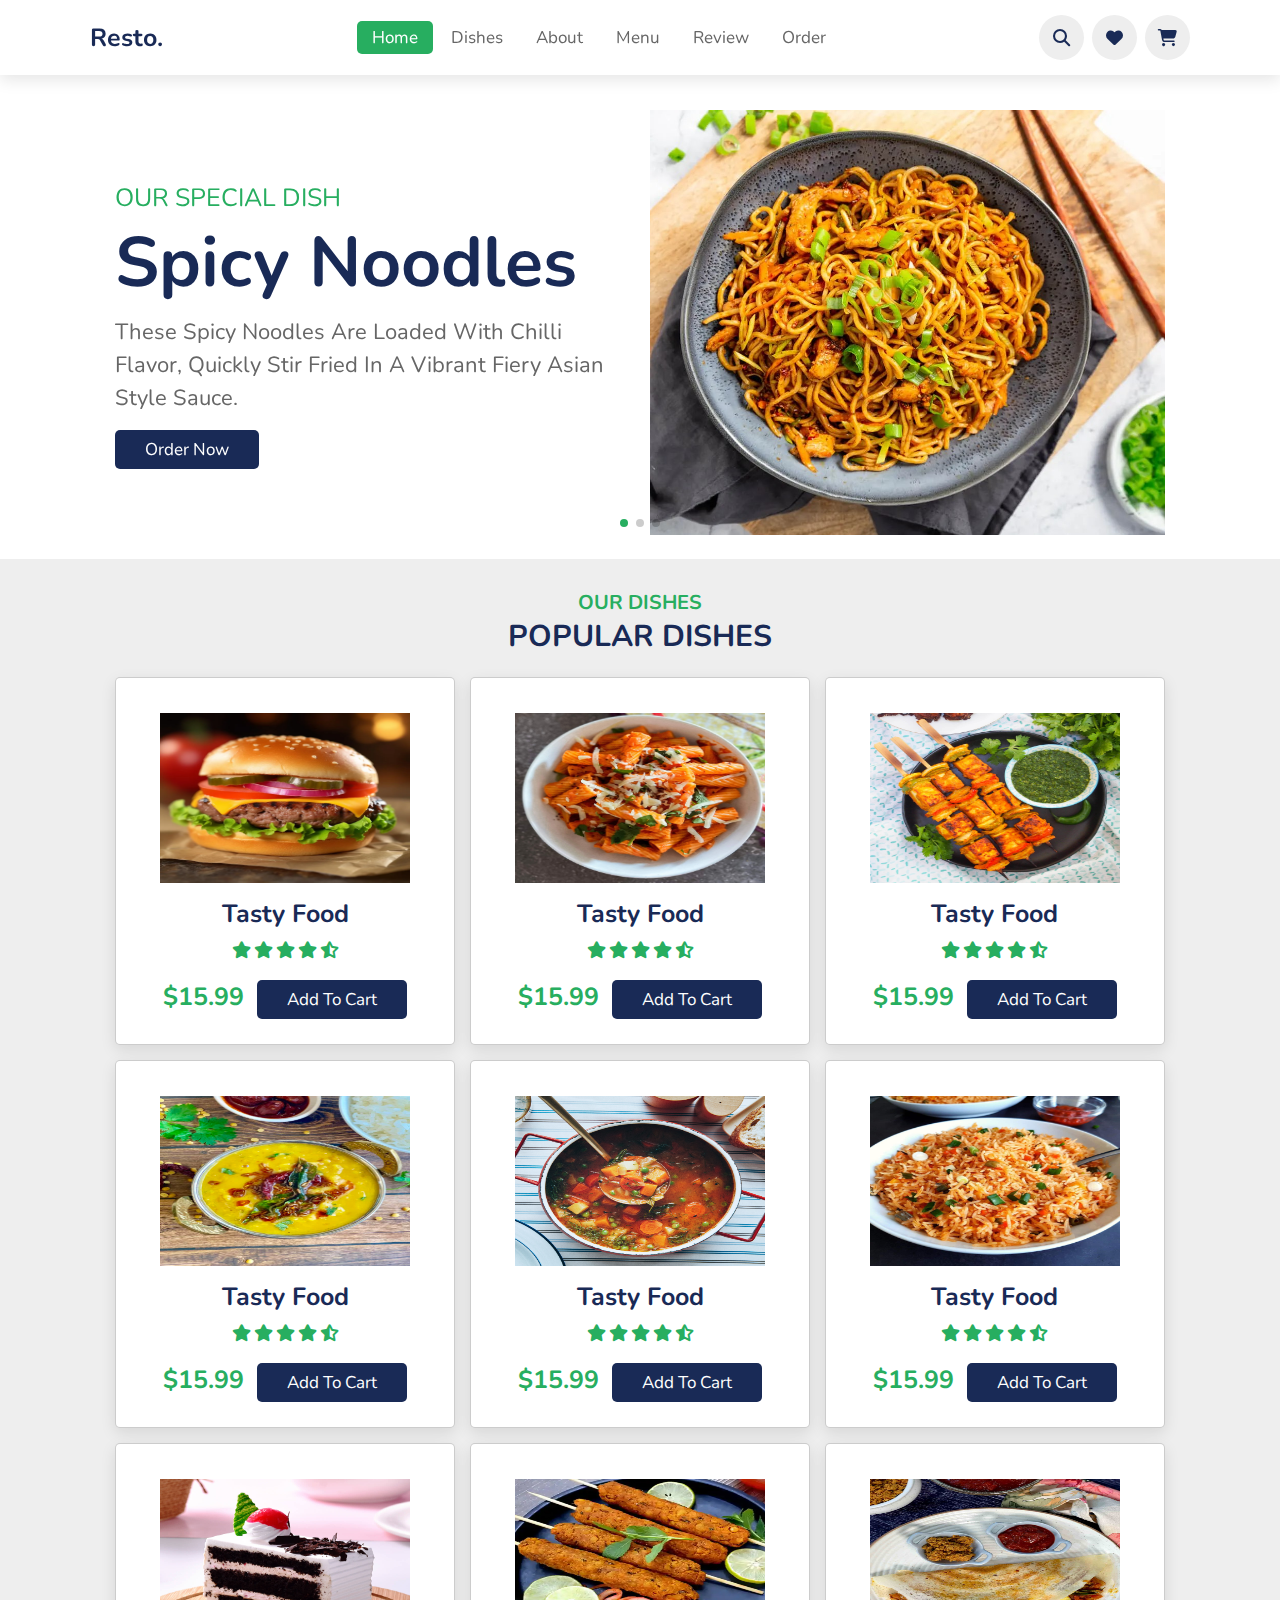
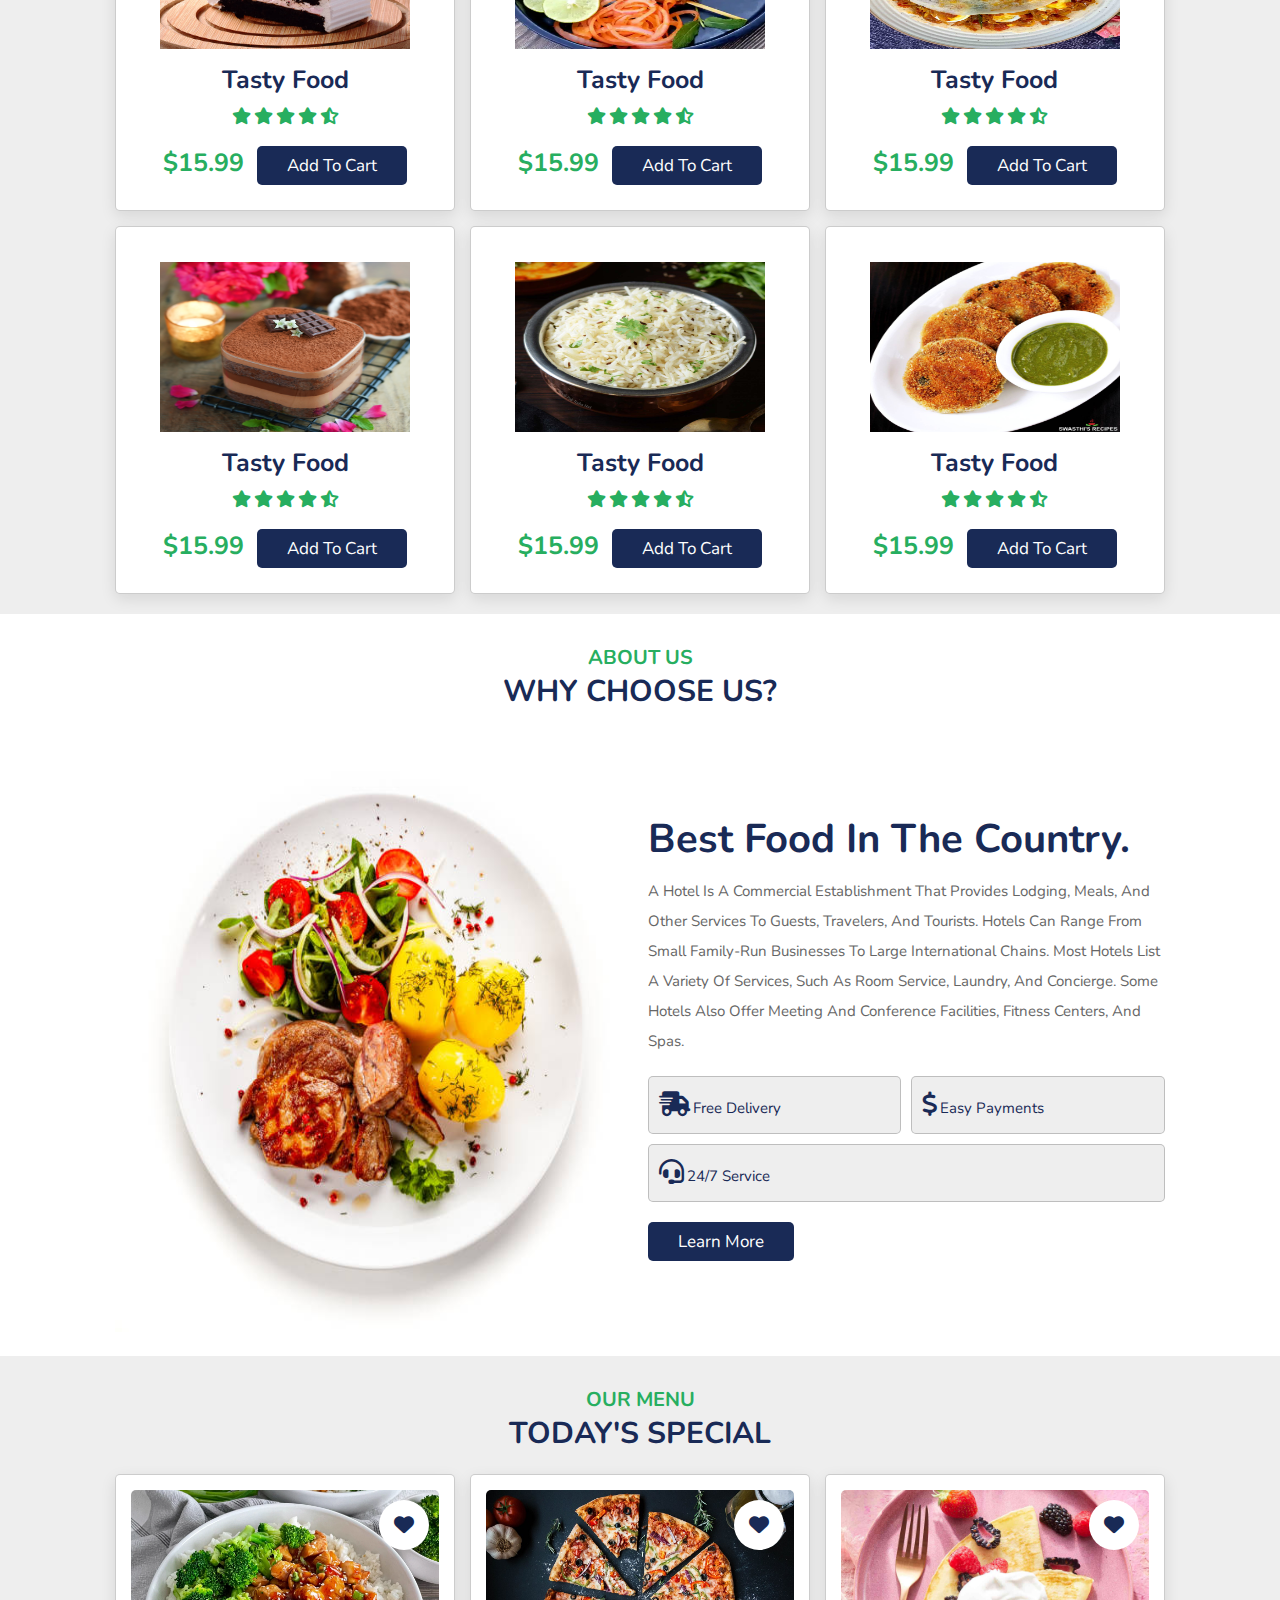
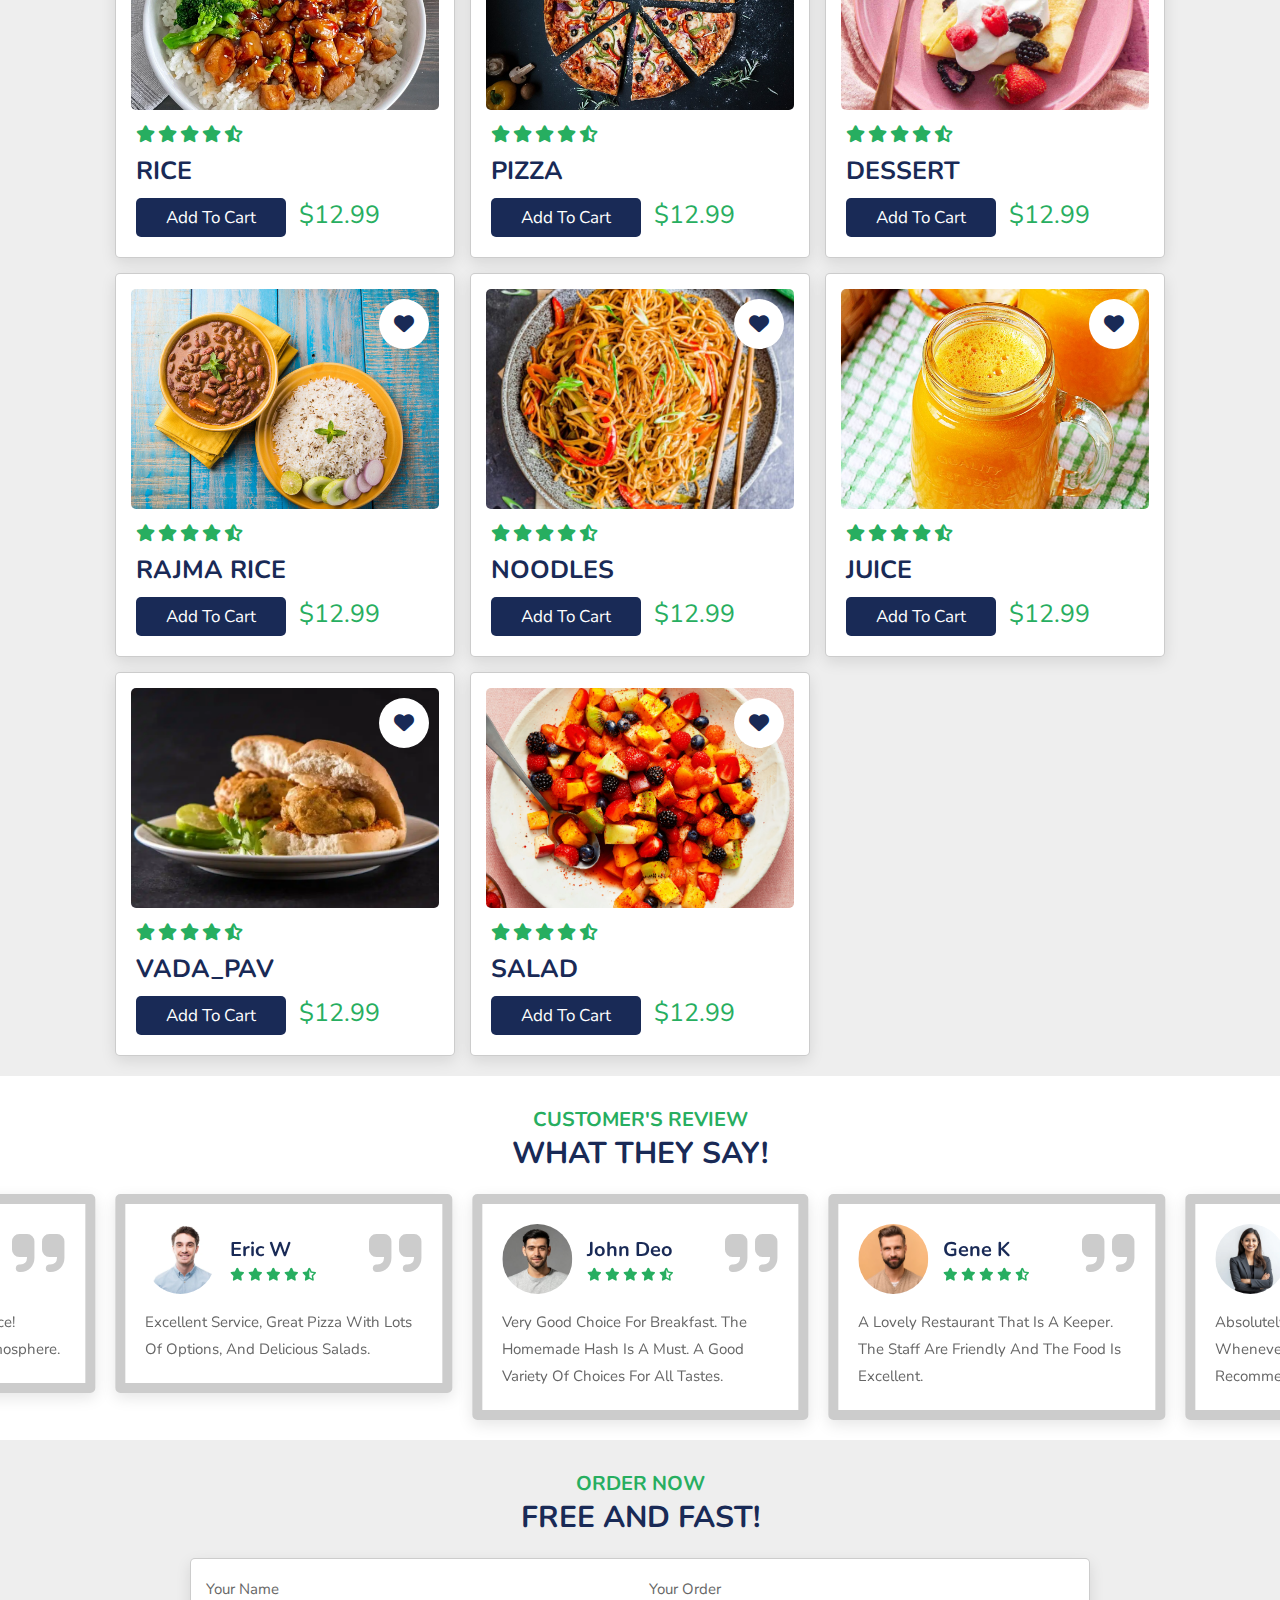
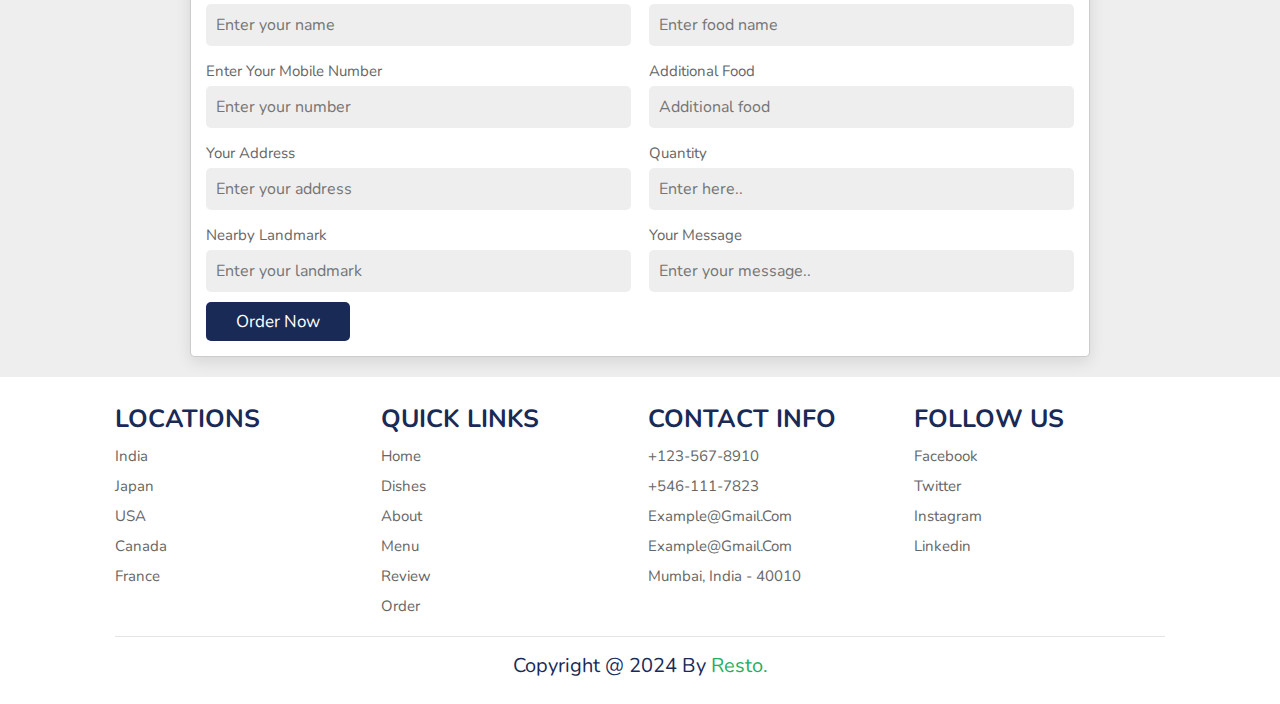
<file: fullstack-project/index.html>
<!DOCTYPE html>
<html lang="en">
    <head>
        <meta charset="UTF-8">
        <meta http-equiv="X-UA-Compatible" content="IE-edge">
        <meta name="viewport" content="width=device-width, initial-scale=1.0">
        <title>Food Delivery Platform</title>
        <link
        rel="stylesheet" href="https://cdn.jsdelivr.net/npm/swiper@11/swiper-bundle.min.css"/>

       <link rel="stylesheet" href="https://cdnjs.cloudflare.com/ajax/libs/font-awesome/6.7.1/css/all.min.css">
       <link rel="stylesheet" href="style.css">
        </head>
        <body>
            <header>
                <a href="#" class="logo"><i class="fas-fa-untensils"></i>Resto.</a>
                <nav class="navbar">
                    <a class="active" href="#home">Home</a>
                    <a href="#dishes">Dishes</a>
                    <a href="#about">About</a>
                    <a href="#menu">Menu</a>
                    <a href="#review">Review</a>
                    <a href="#order">Order</a>
                </nav>
                <div class="icons">
                    <i class="fas fa-bars" id="menu-bars"></i>
                    <i class="fas fa-search" id="search-icon"></i>
                    <a href="#" class="fas fa-heart"></a>
                    <a href="#" class="fas fa-shopping-cart"></a>
                </div>
            </header>
            
            <form action="" id="search-form">
                <input type="search" placeholder="Search Here.." name="" id="search-box">
                <label for="search-box" class="fas fa-search"></label>
                <i class="fas fa-times" id="close"></i>
            </form>

            <section class="home" id="home">
                <div class="swiper home-slider">
                    <div class="swiper-wrapper wrapper">
                        <div class="swiper-slide slide">
                            <div class="content">
                                <span>OUR SPECIAL DISH</span>
                                <h3>Spicy Noodles</h3>
                                <p>These Spicy Noodles are loaded with chilli flavor, quickly stir fried in a vibrant fiery asian style sauce.</p>
                                <a href="#" class="btn">Order Now</a>
                            </div>
                            <div class="image">
                                <img src="noodle.jpg"  height="425" width="600" alt="">
                            </div>
                        </div>

                        <div class="swiper-slide slide">
                            <div class="content">
                                <span>OUR SPECIAL DISH</span>
                                <h3>Fried Rice</h3>
                                <p>Fried Rice is stir-fried with other ingredients in a wok and is usually mixed with vegetables and spices.</p>
                                <a href="#" class="btn">Order Now</a>
                            </div>
                            <div class="image">
                                <img src="fried-rice.jpg"  height="400" width="" alt="400">
                            </div>
                        </div>

                        <div class="swiper-slide slide">
                            <div class="content">
                                <span>OUR SPECIAL DISH</span>
                                <h3>Cheese Pizza</h3>
                                <p>The Cheese Pizza is a crispy-bottomed, airy crust and topped with vegetables, chili flakes and cheese.</p>
                                <a href="#" class="btn">Order Now</a>
                            </div>
                            <div class="image">
                                <img src="pizza.jpg" height="400" width="400" alt="">
                            </div>
                        </div>
                    </div>
                    <div class="swiper-pagination"></div>
                </div>

            </section>

            <section class="dishes" id="dishes">
                <h3 class="sub-heading">OUR DISHES</h3>
                <h1 class="heading">POPULAR DISHES</h1>

                <div class="box-container">
                    <div class="box">
                        
                        <img src="burger.webp" height="250" width="250"alt="">
                        <a href="#" class="fas fa-heart"></a>
                        <a href="#" class="fas fa-eye"></a>  
                        <h3>Tasty Food</h3>
                        <div class="stars">
                            <i class="fas fa-star"></i>
                            <i class="fas fa-star"></i>
                            <i class="fas fa-star"></i>
                            <i class="fas fa-star"></i>
                            <i class="fas fa-star-half-alt"></i>
                        </div>
                        <span>$15.99</span>
                        <a href="#" class="btn">Add To Cart</a>
                  </div>

                  <div class="box">
                    
                    <img src="pasta.jpg"  height="250" width="250" alt="">
                    <a href="#" class="fas fa-heart"></a>
                    <a href="#" class="fas fa-eye"></a>  
                    <h3>Tasty Food</h3>
                    <div class="stars">
                        <i class="fas fa-star"></i>
                        <i class="fas fa-star"></i>
                        <i class="fas fa-star"></i>
                        <i class="fas fa-star"></i>
                        <i class="fas fa-star-half-alt"></i>
                    </div>
                    <span>$15.99</span>
                    <a href="#" class="btn">Add To Cart</a>
              </div>

              <div class="box">
                
                <img src="paneer.jpg" height="250" width="250" alt="">
                <a href="#" class="fas fa-heart"></a>
                <a href="#" class="fas fa-eye"></a>  
                <h3>Tasty Food</h3>
                <div class="stars">
                    <i class="fas fa-star"></i>
                    <i class="fas fa-star"></i>
                    <i class="fas fa-star"></i>
                    <i class="fas fa-star"></i>
                    <i class="fas fa-star-half-alt"></i>
                </div>
                <span>$15.99</span>
                <a href="#" class="btn">Add To Cart</a>
          </div>

          <div class="box">
            
            <img src="dal.jpg" height="250" width="250" alt="">
            <a href="#" class="fas fa-heart"></a>
            <a href="#" class="fas fa-eye"></a>  
            <h3>Tasty Food</h3>
            <div class="stars">
                <i class="fas fa-star"></i>
                <i class="fas fa-star"></i>
                <i class="fas fa-star"></i>
                <i class="fas fa-star"></i>
                <i class="fas fa-star-half-alt"></i>
            </div>
            <span>$15.99</span>
            <a href="#" class="btn">Add To Cart</a>
      </div>

      <div class="box">
        
        <img src="soup.webp" height="250" width="250" alt="">
        <a href="#" class="fas fa-heart"></a>
        <a href="#" class="fas fa-eye"></a>  
        <h3>Tasty Food</h3>
        <div class="stars">
            <i class="fas fa-star"></i>
            <i class="fas fa-star"></i>
            <i class="fas fa-star"></i>
            <i class="fas fa-star"></i>
            <i class="fas fa-star-half-alt"></i>
        </div>
        <span>$15.99</span>
        <a href="#" class="btn">Add To Cart</a>
  </div>

  <div class="box">
    
    <img src="rice.jpg" height="250" width="250" alt="">
    <a href="#" class="fas fa-heart"></a>
    <a href="#" class="fas fa-eye"></a>  
    <h3>Tasty Food</h3>
    <div class="stars">
        <i class="fas fa-star"></i>
        <i class="fas fa-star"></i>
        <i class="fas fa-star"></i>
        <i class="fas fa-star"></i>
        <i class="fas fa-star-half-alt"></i>
    </div>
    <span>$15.99</span>
    <a href="#" class="btn">Add To Cart</a>
</div>
<div class="box">
                    
    <img src="cake.jpg"  height="250" width="250" alt="">
    <a href="#" class="fas fa-heart"></a>
    <a href="#" class="fas fa-eye"></a>  
    <h3>Tasty Food</h3>
    <div class="stars">
        <i class="fas fa-star"></i>
        <i class="fas fa-star"></i>
        <i class="fas fa-star"></i>
        <i class="fas fa-star"></i>
        <i class="fas fa-star-half-alt"></i>
    </div>
    <span>$15.99</span>
    <a href="#" class="btn">Add To Cart</a>
</div>
<div class="box">
                    
    <img src="kabab.jpg"  height="250" width="250" alt="">
    <a href="#" class="fas fa-heart"></a>
    <a href="#" class="fas fa-eye"></a>  
    <h3>Tasty Food</h3>
    <div class="stars">
        <i class="fas fa-star"></i>
        <i class="fas fa-star"></i>
        <i class="fas fa-star"></i>
        <i class="fas fa-star"></i>
        <i class="fas fa-star-half-alt"></i>
    </div>
    <span>$15.99</span>
    <a href="#" class="btn">Add To Cart</a>
</div>
<div class="box">
                    
    <img src="dosa.jpg"  height="250" width="250" alt="">
    <a href="#" class="fas fa-heart"></a>
    <a href="#" class="fas fa-eye"></a>  
    <h3>Tasty Food</h3>
    <div class="stars">
        <i class="fas fa-star"></i>
        <i class="fas fa-star"></i>
        <i class="fas fa-star"></i>
        <i class="fas fa-star"></i>
        <i class="fas fa-star-half-alt"></i>
    </div>
    <span>$15.99</span>
    <a href="#" class="btn">Add To Cart</a>
</div>
<div class="box">
                    
    <img src="dessert.webp"  height="250" width="250" alt="">
    <a href="#" class="fas fa-heart"></a>
    <a href="#" class="fas fa-eye"></a>  
    <h3>Tasty Food</h3>
    <div class="stars">
        <i class="fas fa-star"></i>
        <i class="fas fa-star"></i>
        <i class="fas fa-star"></i>
        <i class="fas fa-star"></i>
        <i class="fas fa-star-half-alt"></i>
    </div>
    <span>$15.99</span>
    <a href="#" class="btn">Add To Cart</a>
</div>
<div class="box">
                    
    <img src="jeera-rice.jpg"  height="250" width="250" alt="">
    <a href="#" class="fas fa-heart"></a>
    <a href="#" class="fas fa-eye"></a>  
    <h3>Tasty Food</h3>
    <div class="stars">
        <i class="fas fa-star"></i>
        <i class="fas fa-star"></i>
        <i class="fas fa-star"></i>
        <i class="fas fa-star"></i>
        <i class="fas fa-star-half-alt"></i>
    </div>
    <span>$15.99</span>
    <a href="#" class="btn">Add To Cart</a>
</div>
<div class="box">
                    
    <img src="cutlets.jpg"  height="250" width="250" alt="">
    <a href="#" class="fas fa-heart"></a>
    <a href="#" class="fas fa-eye"></a>  
    <h3>Tasty Food</h3>
    <div class="stars">
        <i class="fas fa-star"></i>
        <i class="fas fa-star"></i>
        <i class="fas fa-star"></i>
        <i class="fas fa-star"></i>
        <i class="fas fa-star-half-alt"></i>
    </div>
    <span>$15.99</span>
    <a href="#" class="btn">Add To Cart</a>
</div>
                </div>
            </section>

            <section class="about" id="about">
                <h3 class="sub-heading">ABOUT US</h3>
                <h1 class="heading">WHY CHOOSE US?</h1>

                <div class="row">
                    <div class="image">
                        <img src="food1.jpg" height="600" width="700" alt="">
                    </div>
                    <div class="content">
                        <h3> best Food In The Country.</h3>
                        <p>A hotel is a commercial establishment that provides lodging, meals, and other services to guests, travelers, and tourists. Hotels can range from small family-run businesses to large international chains. Most hotels list a variety of services, such as room service, laundry, and concierge. Some hotels also offer meeting and conference facilities, fitness centers, and spas.</p>

                        <div class="icons-container">
                            <div class="icons">
                                <i class="fas fa-shipping-fast"></i>
                                <span>free delivery</span>
                            </div>
                            <div class="icons">
                                <i class="fas fa-dollar-sign"></i>
                                <span>easy payments</span>
                            </div>
                            <div class="icons">
                                <i class="fas fa-headset"></i>
                                <span>24/7 service</span>
                            </div>
                        </div>
                        <a href="#" class="btn">Learn More</a>
                    </div>
                </div>
            </section>

            <section class="menu" id="menu">
                <h3 class="sub-heading">OUR MENU</h3>
                <h1 class="heading">TODAY'S SPECIAL</h1>

                <div class="box-container">
                
                    <div class="box">
                        <div class="image">
                            <img src="rice1.webp" height="600" width="700" alt="">
                            <a href="#" class="fas fa-heart"></a>
                        </div>
                        <div class="content">
                            <div class="stars">
                                <i class="fas fa-star"></i>
                                <i class="fas fa-star"></i>
                                <i class="fas fa-star"></i>
                                <i class="fas fa-star"></i>
                                <i class="fas fa-star-half-alt"></i>
                            </div>
                            <h3>RICE</h3>
                            <a href="#" class="btn">Add To Cart</a>
                            <span class="price">$12.99</span>
                        </div>
                    </div>
                    <div class="box-container">
                        <div class="box">
                            <div class="image">
                                <img src="pizza1.jpg" height="600" width="700" alt="">
                                <a href="#" class="fas fa-heart"></a>
                            </div>
                            <div class="content">
                                <div class="stars">
                                    <i class="fas fa-star"></i>
                                    <i class="fas fa-star"></i>
                                    <i class="fas fa-star"></i>
                                    <i class="fas fa-star"></i>
                                    <i class="fas fa-star-half-alt"></i>
                                </div>
                                <h3>PIZZA</h3>
                                <a href="#" class="btn">Add To Cart</a>
                                <span class="price">$12.99</span>
                            </div>
                        </div>
                    </div>

                    <div class="box-container">
                        <div class="box">
                            <div class="image">
                                <img src="dessert1.jpg" height="600" width="700" alt="">
                                <a href="#" class="fas fa-heart"></a>
                            </div>
                            <div class="content">
                                <div class="stars">
                                    <i class="fas fa-star"></i>
                                    <i class="fas fa-star"></i>
                                    <i class="fas fa-star"></i>
                                    <i class="fas fa-star"></i>
                                    <i class="fas fa-star-half-alt"></i>
                                </div>
                                <h3>DESSERT</h3>
                                <a href="#" class="btn">Add To Cart</a>
                                <span class="price">$12.99</span>
                            </div>
                        </div>
    
                    </div>

                    <div class="box-container">
                        <div class="box">
                            <div class="image">
                                <img src="rajma.jpg" height="600" width="700" alt="">
                                <a href="#" class="fas fa-heart"></a>
                            </div>
                            <div class="content">
                                <div class="stars">
                                    <i class="fas fa-star"></i>
                                    <i class="fas fa-star"></i>
                                    <i class="fas fa-star"></i>
                                    <i class="fas fa-star"></i>
                                    <i class="fas fa-star-half-alt"></i>
                                </div>
                                <h3>RAJMA RICE</h3>
                                <a href="#" class="btn">Add To Cart</a>
                                <span class="price">$12.99</span>
                            </div>
                        </div>
    
                    </div>

                    <div class="box-container">
                        <div class="box">
                            <div class="image">
                                <img src="noodle1.jpg" height="600" width="700" alt="">
                                <a href="#" class="fas fa-heart"></a>
                            </div>
                            <div class="content">
                                <div class="stars">
                                    <i class="fas fa-star"></i>
                                    <i class="fas fa-star"></i>
                                    <i class="fas fa-star"></i>
                                    <i class="fas fa-star"></i>
                                    <i class="fas fa-star-half-alt"></i>
                                </div>
                                <h3>NOODLES</h3>
                                <a href="#" class="btn">Add To Cart</a>
                                <span class="price">$12.99</span>
                            </div>
                        </div>
    
                    </div>
                    <div class="box-container">
                        <div class="box">
                            <div class="image">
                                <img src="juice.jpg" height="600" width="700" alt="">
                                <a href="#" class="fas fa-heart"></a>
                            </div>
                            <div class="content">
                                <div class="stars">
                                    <i class="fas fa-star"></i>
                                    <i class="fas fa-star"></i>
                                    <i class="fas fa-star"></i>
                                    <i class="fas fa-star"></i>
                                    <i class="fas fa-star-half-alt"></i>
                                </div>
                                <h3>JUICE</h3>
                                <a href="#" class="btn">Add To Cart</a>
                                <span class="price">$12.99</span>
                            </div>
                        </div>
    
                    </div>
                    <div class="box-container">
                        <div class="box">
                            <div class="image">
                                <img src="vada-pav.webp" height="600" width="700" alt="">
                                <a href="#" class="fas fa-heart"></a>
                            </div>
                            <div class="content">
                                <div class="stars">
                                    <i class="fas fa-star"></i>
                                    <i class="fas fa-star"></i>
                                    <i class="fas fa-star"></i>
                                    <i class="fas fa-star"></i>
                                    <i class="fas fa-star-half-alt"></i>
                                </div>
                                <h3>VADA_PAV</h3>
                                <a href="#" class="btn">Add To Cart</a>
                                <span class="price">$12.99</span>
                            </div>
                        </div>
    
                    </div>
                    <div class="box-container">
                        <div class="box">
                            <div class="image">
                                <img src="salad.webp" height="600" width="700" alt="">
                                <a href="#" class="fas fa-heart"></a>
                            </div>
                            <div class="content">
                                <div class="stars">
                                    <i class="fas fa-star"></i>
                                    <i class="fas fa-star"></i>
                                    <i class="fas fa-star"></i>
                                    <i class="fas fa-star"></i>
                                    <i class="fas fa-star-half-alt"></i>
                                </div>
                                <h3>SALAD</h3>
                                <a href="#" class="btn">Add To Cart</a>
                                <span class="price">$12.99</span>
                            </div>
                        </div>
                     </div>
                    </div>
                </section>

                <section class="review" id="review">
                    <h3 class="sub-heading">CUSTOMER'S REVIEW</h3>
                <h1 class="heading">WHAT THEY SAY!</h1>

                <div class=" swiper-container review-slider">
                    <div class="swiper-wrapper">
                        <div class="swiper-slide slide">
                            <i class="fas fa-quote-right"></i>
                            <div class="user">
                                <img src="john.jpg" alt="">
                                <div class="user-info">
                                    <h3>John Deo</h3>
                                    <div class="stars">
                                        <i class="fas fa-star"></i>
                                        <i class="fas fa-star"></i>
                                        <i class="fas fa-star"></i>
                                        <i class="fas fa-star"></i>
                                        <i class="fas fa-star-half-alt"></i>
                                    </div>

                                </div>
                            </div>
                            <p>Very good choice for breakfast. The homemade hash is a must. A good variety of choices for all tastes.</p>
                        </div>

                        <div class="swiper-slide slide">
                            <i class="fas fa-quote-right"></i>
                            <div class="user">
                                <img src="gene.webp" alt="">
                                <div class="user-info">
                                    <h3>Gene K</h3>
                                    <div class="stars">
                                        <i class="fas fa-star"></i>
                                        <i class="fas fa-star"></i>
                                        <i class="fas fa-star"></i>
                                        <i class="fas fa-star"></i>
                                        <i class="fas fa-star-half-alt"></i>
                                    </div>

                                </div>
                            </div>
                            <p>A lovely restaurant that is a keeper. The staff are friendly and the food is excellent.</p>
                        </div>

                        <div class="swiper-slide slide">
                            <i class="fas fa-quote-right"></i>
                            <div class="user">
                                <img src="kerry.webp" alt="">
                                <div class="user-info">
                                    <h3>Kerry C</h3>
                                    <div class="stars">
                                        <i class="fas fa-star"></i>
                                        <i class="fas fa-star"></i>
                                        <i class="fas fa-star"></i>
                                        <i class="fas fa-star"></i>
                                        <i class="fas fa-star-half-alt"></i>
                                    </div>

                                </div>
                            </div>
                            <p>Absolutely love this place! We go whenever we can. Definitely recommended.</p>
                        </div>

                        <div class="swiper-slide slide">
                            <i class="fas fa-quote-right"></i>
                            <div class="user">
                                <img src="ethan.webp" alt="">
                                <div class="user-info">
                                    <h3>Nathan Z</h3>
                                    <div class="stars">
                                        <i class="fas fa-star"></i>
                                        <i class="fas fa-star"></i>
                                        <i class="fas fa-star"></i>
                                        <i class="fas fa-star"></i>
                                        <i class="fas fa-star-half-alt"></i>
                                    </div>

                                </div>
                            </div>
                            <p>Excellent food…excellent service! Bestest taste and friendly atmosphere.</p>
                        </div>

                        <div class="swiper-slide slide">
                            <i class="fas fa-quote-right"></i>
                            <div class="user">
                                <img src="eric.jpg" alt="">
                                <div class="user-info">
                                    <h3>Eric W</h3>
                                    <div class="stars">
                                        <i class="fas fa-star"></i>
                                        <i class="fas fa-star"></i>
                                        <i class="fas fa-star"></i>
                                        <i class="fas fa-star"></i>
                                        <i class="fas fa-star-half-alt"></i>
                                    </div>

                                </div>
                            </div>
                            <p>Excellent service, great pizza with lots of options, and delicious salads.</p>
                        </div>
                     </div>
                </div>
            </section>

            <section class="order" id="order">
                <h3 class="sub-heading">ORDER NOW </h3>
                <h1 class="heading">FREE AND FAST!</h1>
                <form action="">
                    <div class="inputBox">
                        <div class="input">
                            <span>your name</span>
                            <input type="text" placeholder="Enter your name">
                        </div>

                        <div class="input">
                            <span>your order</span>
                            <input type="text" placeholder="Enter food name">
                        </div>

                        <div class="input">
                            <span>enter your mobile number</span>
                            <input type="number" placeholder="Enter your number">
                        </div>

                        <div class="input">
                            <span>additional food</span>
                            <input type="text" placeholder="Additional food">
                        </div>

                        <div class="input">
                            <span>your address</span>
                            <input type="textarea" placeholder="Enter your address" id="" cols="30" rows="10">
                        </div>

                        <div class="input">
                            <span>quantity</span>
                            <input type="number" placeholder="Enter here..">
                        </div>

                        <div class="input">
                            <span>nearby landmark</span>
                            <input type="textarea" placeholder="Enter your landmark" id="" cols="20" rows="10">
                        </div>

                         <div class="input">
                            <span>your message</span>
                            <input type="textarea" placeholder="Enter your message.." id="" cols="30" rows="10">
                        </div>
                    </div>

                    <input type="submit" value="Order Now" class="btn">
                </form>
            </section>

            <section class="footer">
                <div class="box-container">
                    <div class="box">
                        <h3>LOCATIONS</h3>
                        <a href="#">india</a>
                        <a href="#">japan</a>
                        <a href="#">USA</a>
                        <a href="#">canada</a>
                        <a href="#">france</a>
                    </div>

                    <div class="box">
                        <h3>QUICK LINKS</h3>
                        <a href="#">home</a>
                        <a href="#">dishes</a>
                        <a href="#">about</a>
                        <a href="#">menu</a>
                        <a href="#">review</a>
                        <a href="#">order</a>
                    </div>

                    <div class="box">
                        <h3>CONTACT INFO</h3>
                        <a href="#">+123-567-8910</a>
                        <a href="#">+546-111-7823</a>
                        <a href="#">example@gmail.com</a>
                        <a href="#">example@gmail.com</a>
                        <a href="#">mumbai, india - 40010</a>
                    </div>

                    <div class="box">
                        <h3>FOLLOW US</h3>
                        <a href="#">facebook</a>
                        <a href="#">twitter</a>
                        <a href="#">instagram</a>
                        <a href="#">linkedin</a>
                        
                    </div>
                </div>

                <div class="credit">copyright @ 2024 by <span>Resto.</span></div>
            </section>










            <script src="https://cdn.jsdelivr.net/npm/swiper@11/swiper-bundle.min.js"></script>
            
            <script src="script.js"></script>
        </body>
</html>
</file>
<file: fullstack-project/style.css>
@import url('https://fonts.googleapis.com/css2?family=Nunito:wght@200,300,400,600,700&display=swap');

:root{
    --green:#27ae60;
    --black:#192a56;
    --light-color:#666;
    --box-shadow:0 .5rem 1.5rem rgba(0,0,0,.1);
}
*{
    font-family: 'Nunito', sans-sarif;
    margin:0; padding:0;
    box-sizing: border-box;
    text-decoration: none;
    outline: none; border: none;
    text-transform: capitalize;
    transition: all .2s linear;
}
html{
    font-size: 62.5%;
    overflow-x: hidden;
    scroll-padding-top: 5.5rem;
    scroll-behavior: smooth;
}

section{
    padding:2rem 9%;
}

section:nth-child(even){
    background: #eee;
}

.sub-heading{
    text-align: center;
    color: var(--green);
    font-size: 2rem;
    padding-top: 1rem;
}
.heading{
    text-align: center;
    color: var(--black);
    font-size: 3rem;
    padding-bottom:2rem;
    text-transform: uppercase;
}

.btn{
    margin-top: 1rem;
    display: inline-block;
    font-size: 1.7rem;
    color: #fff;
    background: var(--black);
    border-radius: .5rem;
    cursor: pointer;
    padding: .8rem 3rem;
}
.btn:hover{
    background: var(--green);
    letter-spacing: .1rem;
}

header{
    position: fixed;
    top:0; left:0; right:0;
    background: #fff;
    padding:1.5rem 7%;
    display: flex;
    align-items: center;
    justify-content: space-between;
    z-index: 1000;
    box-shadow: var(--box-shadow);
}



header .logo{
    color:var(--black);
    font-size: 2.5rem;
    font-weight: bolder;
}
header .logo i{
    color:var(--green);
}
header .navbar a{
    font-size: 1.7rem;
    border-radius: .5rem;
    padding:.5rem 1.5rem;
    color:var(--light-color);
}
header .navbar a.active,
header .navbar a:hover{
    color: #fff;
    background: var(--green);
}
header .icons i,
header .icons a{
    cursor: pointer;
    margin-left: .5rem;
    height:4.5rem;
    line-height: 4.5rem;
    width:4.5rem;
    text-align: center;
    font-size: 1.7rem;
    color:var(--black);
    border-radius: 100%;
    background: #eee;
}
header .icons i:hover,
header .icons a:hover{
    color: #fff;
    background: var(--green);
    transform: rotate(360deg);
}

header .icons #menu-bars{
    display: none;
}
#search-form{
    position: fixed;
    top:-110%; left:0;
    height:100%; width:100%;
    z-index: 1004;
    background: rgba(0,0,0,.8);
    display: flex;
    align-items: center;
    justify-content: center;
    padding:0 1rem;
}

#search-form.active{
    top:0; 
}

#search-form #search-box{
    width:50rem;
    border-bottom: .1rem solid #fff;
    padding:1rem 0;
    color: #fff;
    font-size: 3rem;
    text-transform: none;
    background: none;
}
#search-form #search-box::placeholder{
    color: #eee;
}
#search-form #search-box::-webkit-search-cancel-button{
    -webkit-appearance: none;
}
#search-form label{
    color:#fff;
    cursor: pointer;
    font-size: 3rem;
}
#search-form label:hover{
    color:var(--green);
}
#search-form #close{
    position: absolute;
    color: #fff;
    cursor: pointer;
    top: 2rem; right:3rem;
    font-size: 5rem;
}

.home .home-slider .slide{
    display: flex;
    align-items: center;
    flex-wrap:wrap;
    gap: 2rem;
    padding-top: 9rem;
}

.home .home-slider .slide .content{
    flex:1 1 45rem;
}

.home .home-slider .slide .image{
    flex:1 1 45rem;
}

.home .home-slider .slide .image img{
    width: 100%;
}

.home .home-slider .slide .content span{
    color:var(--green);
    font-size: 2.5rem;
}

.home .home-slider .slide .content h3{
    color:var(--black);
    font-size: 7rem;
}

.home .home-slider .slide .content p{
    color:var(--light-color);
    font-size: 2.2rem;
    padding:.5rem 0;
    line-height: 1.5;
}

.swiper-pagination-bullet-active{
    background:var(--green);
}

.dishes .box-container{
    display: grid;
    grid-template-columns: repeat(auto-fit, minmax(28rem, 1fr));
    gap: 1.5rem;
}

.dishes .box-container .box{
    padding: 2.5rem;
    background: #fff;
    border-radius: .5rem;
    border:.1rem solid rgba(0,0,0,.2);
    box-shadow: var(--box-shadow);
    position: relative;
    overflow: hidden;
    text-align: center;
}

.dishes .box-container .box .fa-heart,
.dishes .box-container .box .fa-eye{
    position: absolute;
    top:1.5rem;
    background: #eee;
    border-radius: 50%;
    height:5rem;
    width:5rem;
    line-height: 5rem;
    font-size: 2rem;
    color: var(--black);
}

.dishes .box-container .box .fa-heart:hover,
.dishes .box-container .box .fa-eye:hover{
    background: var(--green);
    color: #fff;
}

.dishes .box-container .box .fa-heart{
    right:-15rem;
}

.dishes .box-container .box .fa-eye{
    left:-15rem;
}

.dishes .box-container .box:hover .fa-heart{
    right:1.5rem;
}

.dishes .box-container .box:hover .fa-eye{
    left:1.5rem;
}

.dishes .box-container .box img{
    height:17rem;
    margin: 1rem 0;
}

.dishes .box-container .box h3{
    color:var(--black);
    font-size: 2.5rem;
}

.dishes .box-container .box .stars{
    padding: 1rem 0;
}

.dishes .box-container .box .stars i{
    font-size: 1.7rem;
    color:var(--green);
}

.dishes .box-container .box span{
    color:var(--green);
    font-weight: bolder;
    margin-right: 1rem;
    font-size: 2.5rem;
}

.about .row{
    display: flex;
    flex-wrap: wrap;
    gap:1.5rem;
    align-items: center;
}

.about .row .image{
    flex:1 1 45rem;
}

.about .row .image img{
    width:100%;
}

.about .row .content{
    flex:1 1 45rem;
}

.about .row .content h3{
    color:var(--black);
    font-size:4rem;
    padding:.5rem 0;
}

.about .row .content p{
    color:var(--light-color);
    font-size: 1.5rem;
    padding:.5rem 0;
    line-height:2;
}

.about .row .content .icons-container{
    display:flex;
    gap:1rem;
    flex-wrap: wrap;
    padding: 1rem 0;
    margin-top: .5rem;
}

.about .row .content .icons-container .icons{
    background: #eee;
    border-radius:.5rem;
    border: .1rem solid rgba(0,0,0,.2);
    align-items: center;
    justify-content: center;
    gap: 1rem;
    flex: 1 1 17rem;
    padding: 1.5rem 1rem;
}

.about .row .content .icons-container .icons i{
    font-size:2.5rem;
    color:var(--black);
}

.about .row .content .icons-container .icons span{
    font-size:1.5rem;
    color:var(--black);
}

.menu .box-container{
    display: grid;
    grid-template-columns: repeat(auto-fit, minmax(30rem, 1fr));
    gap:1.5rem;
}

.menu .box-container .box{
    background: #fff;
    border:.1rem solid rgba(0,0,0,.2);
    border-radius: .5rem;
    box-shadow: var(--box-shadow);
}

.menu .box-container .box .image{
    height: 25rem;
    width: 100%;
    padding: 1.5rem;
    overflow: hidden;
    position: relative;
}

.menu .box-container .box .image img{
height: 100%;
width: 100%;
border-radius: .5rem;
object-fit: cover;
}

.menu .box-container .box .image .fa-heart{
position: absolute;
top:2.5rem; right:2.5rem;
height:5rem;
width:5rem;
line-height: 5rem;
text-align: center;
font-size: 2rem;
background: #fff;
border-radius: 50%;
color: var(--black);
}

.menu .box-container .box .image .fa-heart:hover{
    background-color: var(--green);
    color:#fff;
}

.menu .box-container .box .content{
    padding:2rem;
    padding-top: 0;
}

.menu .box-container .box .content .stars{
    padding-bottom: 1rem;
}

.menu .box-container .box .content .stars i{
    font-size: 1.7rem;
    color:var(--green);
}

.menu .box-container .box .content h3{
    color: var(--black);
    font-size: 2.5rem;
}

.menu .box-container .box .content .price{
    color: var(--green);
    margin-left: 1rem;
    font-size: 2.5rem;
}

.review .slide{
    padding:2rem;
    box-shadow: var(--box-shadow);
    border: 1rem solid rgba(0,0,0,.2);
    border-radius: .5rem;
    position: relative;
}

.review .slide .fa-quote-right{
    position: absolute;
    top:2rem; right:2rem;
    font-size: 6rem;
    color: #ccc;
}

.review .slide .user{
    display:flex;
    gap:1.5rem;
    align-items: center;
    padding-bottom: 1.5rem;
}

.review .slide .user img{
    height:7rem;
    width:7rem;
    border-radius: 50%;
    object-fit: cover;
}

.review .slide .user h3{
    color:var(--black);
    font-size: 2rem;
    padding-bottom: .5rem;
}

.review .slide .user i{
    font-size: 1.3rem;
    color:var(--green);
}

.review .slide p{
    font-size: 1.5rem;
    line-height: 1.8;
    color:var(--light-color);
}

.order form{
    width:90rem;
    border-radius: .5rem;
    box-shadow: var(--box-shadow);
    border: .1rem solid rgba(0,0,0,.2);
    background: #fff;
    padding: 1.5rem;
    margin: 0 auto;
}

.order form .inputBox{
    display:flex;
    flex-wrap: wrap;
    justify-content: space-between;
}

.order form .inputBox .input{
    width:49%;
}

.order form .inputBox .input span{
    display:block;
    padding:.5rem 0;
    font-size: 1.5rem;
    color:var(--light-color)
}

.order form .inputBox .input input,
.order form .inputBox .input textarea{
    background: #eee;
    border-radius: .5rem;
    padding: 1rem;
    font-size: 1.6rem;
    color:var(--black);
    text-transform: none;
    margin-bottom: 1rem;
    width:100%;
}



.order form .inputBox .input textarea{
    height:20rem;
    resize: none;
}

.order form .btn{
    margin-top: 0;
}

.footer .box-container{
    display:grid;
    grid-template-columns: repeat(auto-fit, minmax(25rem, 1fr));
    gap:1.5rem;
}

.footer .box-container .box h3{
    padding:.5rem 0;
    font-size: 2.5rem;
    color:var(--black);
}

.footer .box-container .box a{
    display: block;
    padding: .5rem 0;
    font-size: 1.5rem;
    color: var(--light-color);
}

.footer .box-container .box a:hover{
    color:var(--green);
    text-decoration: underline;
}

.footer .credit{
    text-align: center;
    border-top: .1rem solid rgba(0,0,0,.1);
    font-size: 2rem;
    color:var(--black);
    padding:.5rem;
    padding-top: 1.5rem;
    margin-top: 1.5rem;
}

.footer .credit span{
    color:var(--green);
}
</file>
